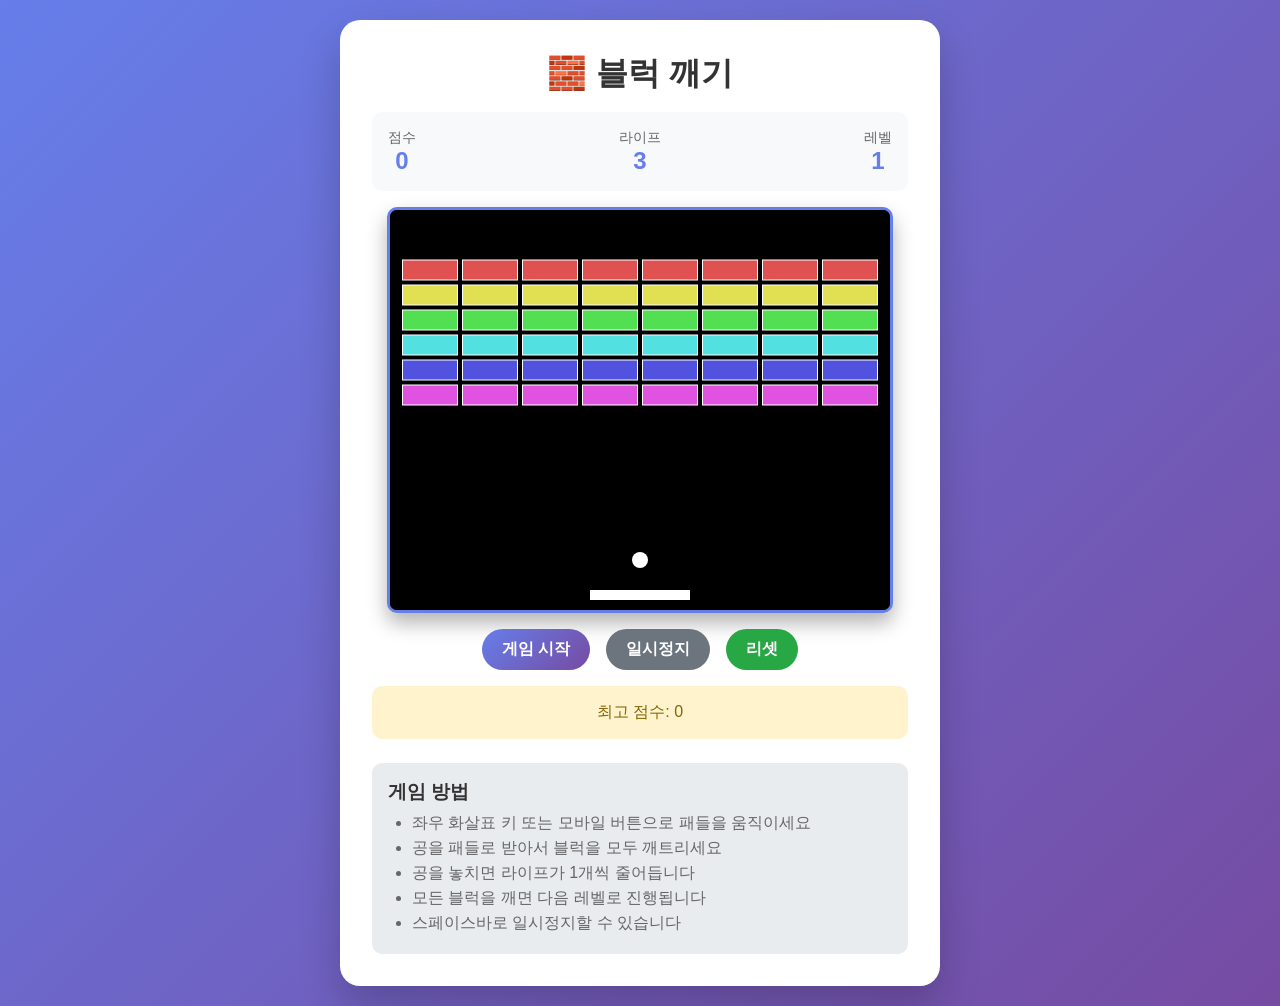
<file: blockbreaker.html>
<!DOCTYPE html>
<html lang="ko">
<head>
    <meta charset="UTF-8">
    <meta name="viewport" content="width=device-width, initial-scale=1.0">
    <title>블럭 깨기 게임</title>
    <link rel="stylesheet" href="blockbreaker.css">
</head>
<body>
    <div class="game-container">
        <h1 class="title">🧱 블럭 깨기</h1>
        
        <div class="game-info">
            <div class="info-item">
                <div class="info-label">점수</div>
                <div class="info-value" id="score">0</div>
            </div>
            <div class="info-item">
                <div class="info-label">라이프</div>
                <div class="info-value" id="lives">3</div>
            </div>
            <div class="info-item">
                <div class="info-label">레벨</div>
                <div class="info-value" id="level">1</div>
            </div>
        </div>

        <canvas id="gameCanvas" width="500" height="400"></canvas>

        <div class="controls">
            <button class="btn btn-primary" id="startBtn">게임 시작</button>
            <button class="btn btn-secondary" id="pauseBtn">일시정지</button>
            <button class="btn btn-success" id="resetBtn">리셋</button>
        </div>

        <div class="mobile-controls">
            <button class="mobile-btn" id="leftBtn">◀</button>
            <button class="mobile-btn" id="rightBtn">▶</button>
        </div>

        <div class="high-score" id="highScore">
            최고 점수: <span id="highScoreValue">0</span>
        </div>

        <div class="instructions">
            <h3>게임 방법</h3>
            <ul>
                <li>좌우 화살표 키 또는 모바일 버튼으로 패들을 움직이세요</li>
                <li>공을 패들로 받아서 블럭을 모두 깨트리세요</li>
                <li>공을 놓치면 라이프가 1개씩 줄어듭니다</li>
                <li>모든 블럭을 깨면 다음 레벨로 진행됩니다</li>
                <li>스페이스바로 일시정지할 수 있습니다</li>
            </ul>
        </div>

        <div class="game-over-screen" id="gameOverScreen">
            <h2 id="gameOverTitle">게임 오버</h2>
            <p id="gameOverMessage">최종 점수: <span id="finalScore">0</span></p>
            <button class="btn btn-primary" id="restartBtn">다시 시작</button>
        </div>
    </div>

    <script>
        class BlockBreaker {
            constructor() {
                this.canvas = document.getElementById('gameCanvas');
                this.ctx = this.canvas.getContext('2d');
                
                // 게임 상태
                this.gameRunning = false;
                this.gamePaused = false;
                
                // 점수 및 게임 정보
                this.score = 0;
                this.lives = 3;
                this.level = 1;
                this.highScore = localStorage.getItem('blockBreakerHighScore') || 0;
                
                // 게임 객체들
                this.paddle = {
                    x: this.canvas.width / 2 - 50,
                    y: this.canvas.height - 20,
                    width: 100,
                    height: 10,
                    speed: 8
                };
                
                this.ball = {
                    x: this.canvas.width / 2,
                    y: this.canvas.height - 50,
                    dx: 4,
                    dy: -4,
                    radius: 8,
                    speed: 4
                };
                
                this.blocks = [];
                this.particles = [];
                
                this.init();
            }

            init() {
                this.updateDisplay();
                this.createBlocks();
                this.setupEventListeners();
                this.draw();
            }

            setupEventListeners() {
                // 키보드 컨트롤
                this.keys = {};
                document.addEventListener('keydown', (e) => {
                    this.keys[e.key] = true;
                    if (e.key === ' ') {
                        e.preventDefault();
                        this.togglePause();
                    }
                });
                
                document.addEventListener('keyup', (e) => {
                    this.keys[e.key] = false;
                });

                // 버튼 이벤트
                document.getElementById('startBtn').addEventListener('click', () => this.startGame());
                document.getElementById('pauseBtn').addEventListener('click', () => this.togglePause());
                document.getElementById('resetBtn').addEventListener('click', () => this.resetGame());
                document.getElementById('restartBtn').addEventListener('click', () => this.resetGame());

                // 모바일 컨트롤
                document.getElementById('leftBtn').addEventListener('touchstart', (e) => {
                    e.preventDefault();
                    this.keys['ArrowLeft'] = true;
                });
                
                document.getElementById('leftBtn').addEventListener('touchend', (e) => {
                    e.preventDefault();
                    this.keys['ArrowLeft'] = false;
                });
                
                document.getElementById('rightBtn').addEventListener('touchstart', (e) => {
                    e.preventDefault();
                    this.keys['ArrowRight'] = true;
                });
                
                document.getElementById('rightBtn').addEventListener('touchend', (e) => {
                    e.preventDefault();
                    this.keys['ArrowRight'] = false;
                });
            }

            createBlocks() {
                this.blocks = [];
                const rows = 5 + this.level;
                const cols = 8;
                const blockWidth = 55;
                const blockHeight = 20;
                const padding = 5;
                const offsetX = (this.canvas.width - (cols * (blockWidth + padding) - padding)) / 2;
                const offsetY = 50;

                for (let row = 0; row < rows; row++) {
                    for (let col = 0; col < cols; col++) {
                        this.blocks.push({
                            x: offsetX + col * (blockWidth + padding),
                            y: offsetY + row * (blockHeight + padding),
                            width: blockWidth,
                            height: blockHeight,
                            color: `hsl(${(row * 60) % 360}, 70%, 60%)`,
                            points: (rows - row) * 10
                        });
                    }
                }
            }

            startGame() {
                this.gameRunning = true;
                this.gamePaused = false;
                this.gameLoop();
            }

            togglePause() {
                if (this.gameRunning) {
                    this.gamePaused = !this.gamePaused;
                    if (!this.gamePaused) {
                        this.gameLoop();
                    }
                }
            }

            resetGame() {
                this.gameRunning = false;
                this.gamePaused = false;
                this.score = 0;
                this.lives = 3;
                this.level = 1;
                
                // 패들과 공 초기화
                this.paddle.x = this.canvas.width / 2 - 50;
                this.ball.x = this.canvas.width / 2;
                this.ball.y = this.canvas.height - 50;
                this.ball.dx = 4;
                this.ball.dy = -4;
                this.ball.speed = 4;
                
                this.particles = [];
                this.createBlocks();
                this.updateDisplay();
                this.hideGameOver();
                this.draw();
            }

            gameLoop() {
                if (!this.gameRunning || this.gamePaused) return;
                
                this.update();
                this.draw();
                requestAnimationFrame(() => this.gameLoop());
            }

            update() {
                // 패들 움직임
                if (this.keys['ArrowLeft'] && this.paddle.x > 0) {
                    this.paddle.x -= this.paddle.speed;
                }
                if (this.keys['ArrowRight'] && this.paddle.x < this.canvas.width - this.paddle.width) {
                    this.paddle.x += this.paddle.speed;
                }

                // 공 움직임
                this.ball.x += this.ball.dx;
                this.ball.y += this.ball.dy;

                // 벽과 충돌
                if (this.ball.x + this.ball.radius > this.canvas.width || this.ball.x - this.ball.radius < 0) {
                    this.ball.dx = -this.ball.dx;
                }
                if (this.ball.y - this.ball.radius < 0) {
                    this.ball.dy = -this.ball.dy;
                }

                // 바닥과 충돌 (라이프 감소)
                if (this.ball.y + this.ball.radius > this.canvas.height) {
                    this.lives--;
                    if (this.lives <= 0) {
                        this.gameOver();
                        return;
                    }
                    this.resetBall();
                }

                // 패들과 충돌
                if (this.ball.y + this.ball.radius > this.paddle.y &&
                    this.ball.x > this.paddle.x &&
                    this.ball.x < this.paddle.x + this.paddle.width) {
                    
                    // 패들의 어느 부분에 맞았는지에 따라 각도 조정
                    const hitPosition = (this.ball.x - this.paddle.x) / this.paddle.width;
                    const maxAngle = Math.PI / 3; // 60도
                    const angle = (hitPosition - 0.5) * maxAngle;
                    
                    this.ball.dx = this.ball.speed * Math.sin(angle);
                    this.ball.dy = -Math.abs(this.ball.speed * Math.cos(angle));
                }

                // 블럭과 충돌
                for (let i = this.blocks.length - 1; i >= 0; i--) {
                    const block = this.blocks[i];
                    if (this.ball.x + this.ball.radius > block.x &&
                        this.ball.x - this.ball.radius < block.x + block.width &&
                        this.ball.y + this.ball.radius > block.y &&
                        this.ball.y - this.ball.radius < block.y + block.height) {
                        
                        this.ball.dy = -this.ball.dy;
                        this.score += block.points;
                        
                        // 파티클 효과
                        this.createParticles(block.x + block.width/2, block.y + block.height/2, block.color);
                        
                        this.blocks.splice(i, 1);
                        break;
                    }
                }

                // 파티클 업데이트
                this.particles = this.particles.filter(particle => {
                    particle.x += particle.dx;
                    particle.y += particle.dy;
                    particle.life--;
                    return particle.life > 0;
                });

                // 레벨 클리어 체크
                if (this.blocks.length === 0) {
                    this.level++;
                    this.ball.speed += 0.5;
                    this.createBlocks();
                    this.resetBall();
                }

                this.updateDisplay();
            }

            createParticles(x, y, color) {
                for (let i = 0; i < 8; i++) {
                    this.particles.push({
                        x: x,
                        y: y,
                        dx: (Math.random() - 0.5) * 8,
                        dy: (Math.random() - 0.5) * 8,
                        color: color,
                        life: 30
                    });
                }
            }

            resetBall() {
                this.ball.x = this.canvas.width / 2;
                this.ball.y = this.canvas.height - 50;
                this.ball.dx = (Math.random() > 0.5 ? 1 : -1) * this.ball.speed;
                this.ball.dy = -this.ball.speed;
            }

            draw() {
                // 배경 클리어
                this.ctx.fillStyle = '#000';
                this.ctx.fillRect(0, 0, this.canvas.width, this.canvas.height);

                // 패들 그리기
                this.ctx.fillStyle = '#fff';
                this.ctx.fillRect(this.paddle.x, this.paddle.y, this.paddle.width, this.paddle.height);

                // 공 그리기
                this.ctx.beginPath();
                this.ctx.arc(this.ball.x, this.ball.y, this.ball.radius, 0, Math.PI * 2);
                this.ctx.fillStyle = '#fff';
                this.ctx.fill();

                // 블럭 그리기
                this.blocks.forEach(block => {
                    this.ctx.fillStyle = block.color;
                    this.ctx.fillRect(block.x, block.y, block.width, block.height);
                    
                    // 블럭 테두리
                    this.ctx.strokeStyle = '#fff';
                    this.ctx.lineWidth = 1;
                    this.ctx.strokeRect(block.x, block.y, block.width, block.height);
                });

                // 파티클 그리기
                this.particles.forEach(particle => {
                    this.ctx.fillStyle = particle.color;
                    this.ctx.globalAlpha = particle.life / 30;
                    this.ctx.fillRect(particle.x, particle.y, 3, 3);
                });
                this.ctx.globalAlpha = 1;

                // 일시정지 표시
                if (this.gamePaused) {
                    this.ctx.fillStyle = 'rgba(0, 0, 0, 0.7)';
                    this.ctx.fillRect(0, 0, this.canvas.width, this.canvas.height);
                    this.ctx.fillStyle = '#fff';
                    this.ctx.font = '48px Arial';
                    this.ctx.textAlign = 'center';
                    this.ctx.fillText('일시정지', this.canvas.width/2, this.canvas.height/2);
                }
            }

            updateDisplay() {
                document.getElementById('score').textContent = this.score;
                document.getElementById('lives').textContent = this.lives;
                document.getElementById('level').textContent = this.level;
                document.getElementById('highScoreValue').textContent = this.highScore;
            }

            gameOver() {
                this.gameRunning = false;
                
                // 최고 점수 업데이트
                if (this.score > this.highScore) {
                    this.highScore = this.score;
                    localStorage.setItem('blockBreakerHighScore', this.highScore);
                    document.getElementById('gameOverTitle').textContent = '새 기록!';
                } else {
                    document.getElementById('gameOverTitle').textContent = '게임 오버';
                }
                
                document.getElementById('finalScore').textContent = this.score;
                document.getElementById('gameOverScreen').style.display = 'block';
            }

            hideGameOver() {
                document.getElementById('gameOverScreen').style.display = 'none';
            }
        }

        // 게임 시작
        new BlockBreaker();
    </script>
</body>
</html>
</file>
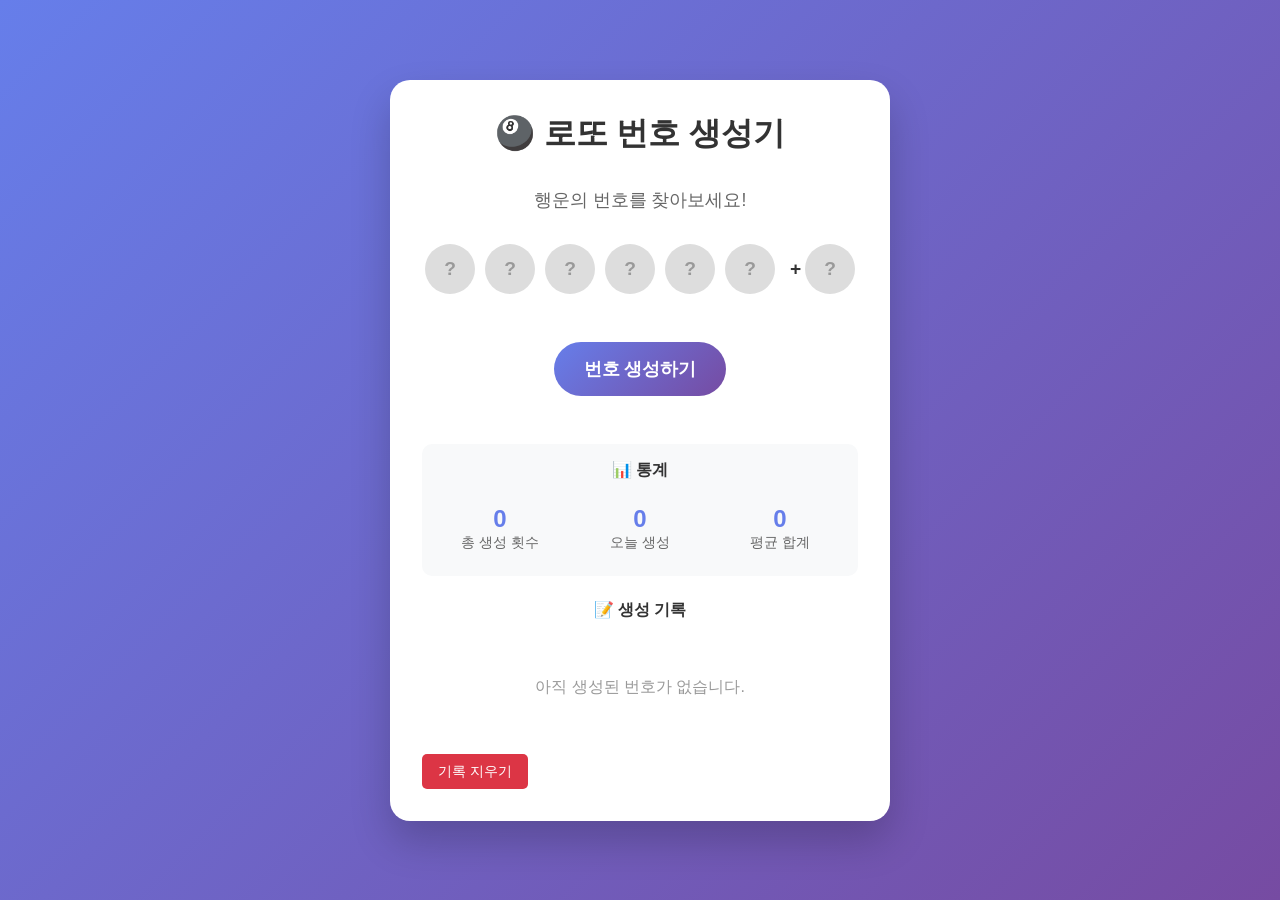
<file: lotto.html>
<!DOCTYPE html>
<html lang="ko">
<head>
    <meta charset="UTF-8">
    <meta name="viewport" content="width=device-width, initial-scale=1.0">
    <title>로또 번호 생성기</title>
    <link rel="stylesheet" href="lotto.css">
</head>
<body>
    <div class="container">
        <h1 class="title">🎱 로또 번호 생성기</h1>
        <p class="subtitle">행운의 번호를 찾아보세요!</p>
        
        <div class="lotto-numbers" id="lottoNumbers">
            <div class="number-ball" style="background: #ddd; color: #999;">?</div>
            <div class="number-ball" style="background: #ddd; color: #999;">?</div>
            <div class="number-ball" style="background: #ddd; color: #999;">?</div>
            <div class="number-ball" style="background: #ddd; color: #999;">?</div>
            <div class="number-ball" style="background: #ddd; color: #999;">?</div>
            <div class="number-ball" style="background: #ddd; color: #999;">?</div>
            <div class="number-ball bonus-number" style="background: #ddd; color: #999;">?</div>
        </div>

        <button class="generate-btn" id="generateBtn">번호 생성하기</button>

        <div class="statistics">
            <div class="stats-title">📊 통계</div>
            <div class="stats-grid">
                <div class="stat-item">
                    <span class="stat-number" id="totalGenerated">0</span>
                    <span class="stat-label">총 생성 횟수</span>
                </div>
                <div class="stat-item">
                    <span class="stat-number" id="todayGenerated">0</span>
                    <span class="stat-label">오늘 생성</span>
                </div>
                <div class="stat-item">
                    <span class="stat-number" id="avgSum">0</span>
                    <span class="stat-label">평균 합계</span>
                </div>
            </div>
        </div>

        <div class="history">
            <div class="history-title">📝 생성 기록</div>
            <div class="history-list" id="historyList">
                <div style="text-align: center; color: #999; padding: 2rem;">
                    아직 생성된 번호가 없습니다.
                </div>
            </div>
            <button class="clear-btn" id="clearBtn">기록 지우기</button>
        </div>
    </div>

    <script>
        class LottoGenerator {
            constructor() {
                this.history = JSON.parse(localStorage.getItem('lottoHistory') || '[]');
                this.stats = JSON.parse(localStorage.getItem('lottoStats') || '{"total": 0, "today": 0, "sums": []}');
                this.init();
            }

            init() {
                this.updateStats();
                this.updateHistory();
                
                document.getElementById('generateBtn').addEventListener('click', () => {
                    this.generateNumbers();
                });
                
                document.getElementById('clearBtn').addEventListener('click', () => {
                    this.clearHistory();
                });
            }

            generateNumbers() {
                const numbers = [];
                
                // 1-45 사이의 중복되지 않는 6개 번호 생성
                while (numbers.length < 6) {
                    const num = Math.floor(Math.random() * 45) + 1;
                    if (!numbers.includes(num)) {
                        numbers.push(num);
                    }
                }
                
                // 번호 정렬
                numbers.sort((a, b) => a - b);
                
                // 보너스 번호 생성
                let bonusNumber;
                do {
                    bonusNumber = Math.floor(Math.random() * 45) + 1;
                } while (numbers.includes(bonusNumber));

                this.displayNumbers([...numbers, bonusNumber]);
                this.saveToHistory(numbers, bonusNumber);
                this.updateStats();
            }

            displayNumbers(allNumbers) {
                const container = document.getElementById('lottoNumbers');
                container.innerHTML = '';

                allNumbers.forEach((num, index) => {
                    setTimeout(() => {
                        const ball = document.createElement('div');
                        ball.className = 'number-ball';
                        ball.textContent = num;
                        
                        if (index === 6) {
                            ball.classList.add('bonus-number');
                        }
                        
                        // 번호 범위에 따른 색상 지정
                        if (num <= 10) ball.classList.add('range1');
                        else if (num <= 20) ball.classList.add('range2');
                        else if (num <= 30) ball.classList.add('range3');
                        else if (num <= 40) ball.classList.add('range4');
                        else ball.classList.add('range5');
                        
                        container.appendChild(ball);
                    }, index * 200);
                });
            }

            saveToHistory(numbers, bonus) {
                const entry = {
                    numbers: numbers,
                    bonus: bonus,
                    timestamp: new Date().toLocaleString('ko-KR'),
                    sum: numbers.reduce((a, b) => a + b, 0)
                };
                
                this.history.unshift(entry);
                
                // 최대 50개 기록만 유지
                if (this.history.length > 50) {
                    this.history = this.history.slice(0, 50);
                }
                
                localStorage.setItem('lottoHistory', JSON.stringify(this.history));
                this.updateHistory();
                
                // 통계 업데이트
                this.stats.total++;
                this.stats.sums.push(entry.sum);
                
                // 오늘 생성 횟수 체크
                const today = new Date().toDateString();
                const lastDate = localStorage.getItem('lastGenerateDate');
                if (lastDate !== today) {
                    this.stats.today = 1;
                    localStorage.setItem('lastGenerateDate', today);
                } else {
                    this.stats.today++;
                }
                
                localStorage.setItem('lottoStats', JSON.stringify(this.stats));
            }

            updateHistory() {
                const container = document.getElementById('historyList');
                
                if (this.history.length === 0) {
                    container.innerHTML = '<div style="text-align: center; color: #999; padding: 2rem;">아직 생성된 번호가 없습니다.</div>';
                    return;
                }
                
                container.innerHTML = this.history.map(entry => `
                    <div class="history-item">
                        <span class="history-numbers">${entry.numbers.join(', ')} + ${entry.bonus}</span>
                        <span class="history-time">${entry.timestamp}</span>
                    </div>
                `).join('');
            }

            updateStats() {
                document.getElementById('totalGenerated').textContent = this.stats.total;
                
                // 오늘 생성 횟수 체크
                const today = new Date().toDateString();
                const lastDate = localStorage.getItem('lastGenerateDate');
                if (lastDate !== today) {
                    this.stats.today = 0;
                }
                
                document.getElementById('todayGenerated').textContent = this.stats.today;
                
                // 평균 합계 계산
                const avgSum = this.stats.sums.length > 0 
                    ? Math.round(this.stats.sums.reduce((a, b) => a + b, 0) / this.stats.sums.length)
                    : 0;
                document.getElementById('avgSum').textContent = avgSum;
            }

            clearHistory() {
                if (confirm('모든 기록을 삭제하시겠습니까?')) {
                    this.history = [];
                    this.stats = {total: 0, today: 0, sums: []};
                    localStorage.removeItem('lottoHistory');
                    localStorage.removeItem('lottoStats');
                    localStorage.removeItem('lastGenerateDate');
                    this.updateHistory();
                    this.updateStats();
                }
            }
        }

        // 앱 시작
        new LottoGenerator();
    </script>
</body>
</html>
</file>
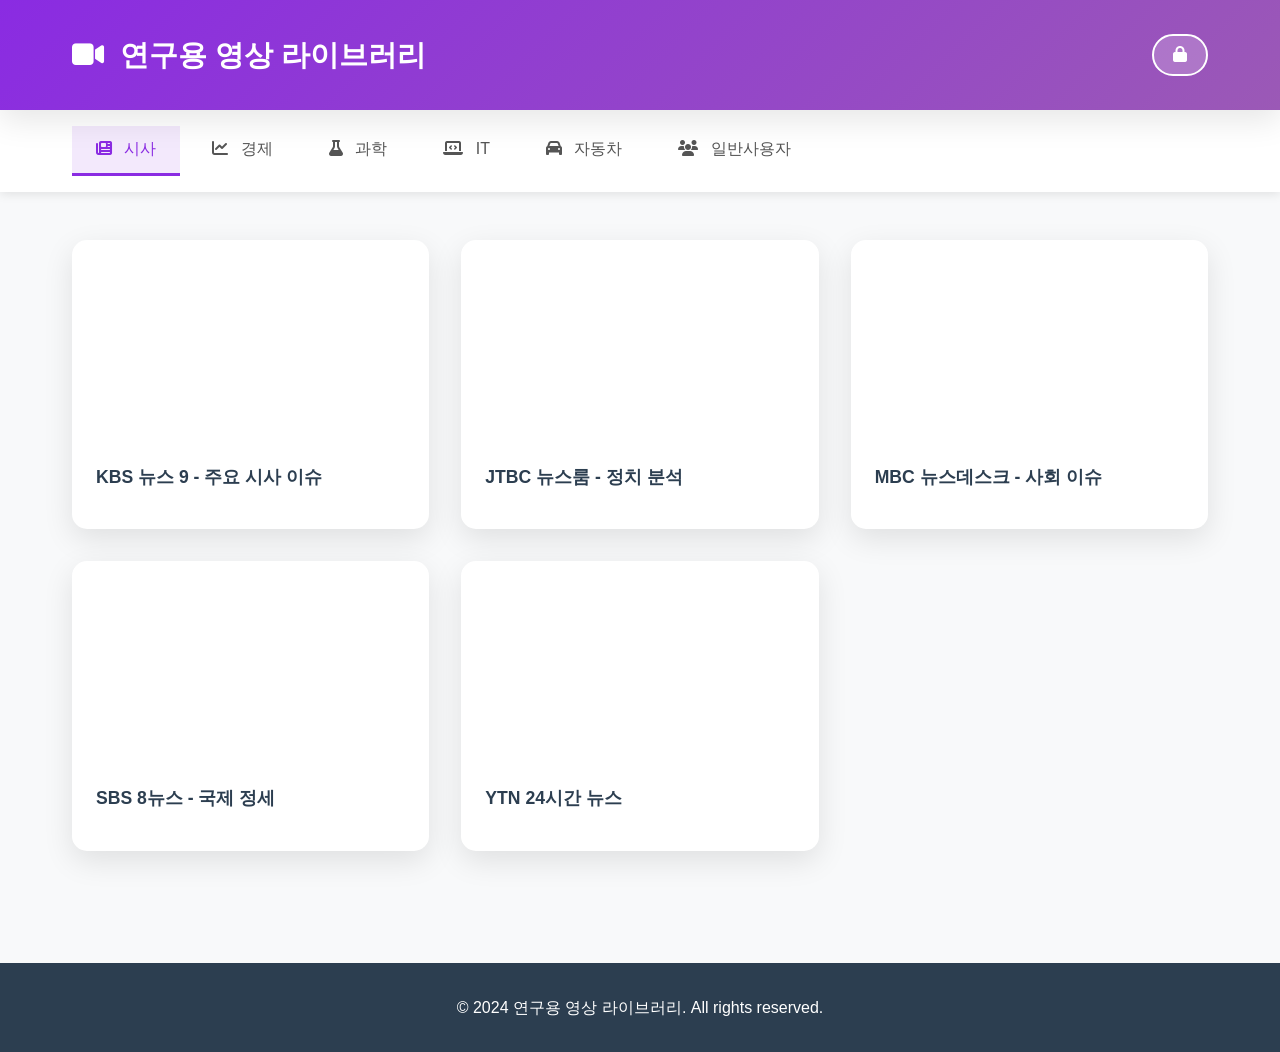
<file: videos.html>
<!DOCTYPE html>
<html lang="ko">
<head>
    <meta charset="UTF-8">
    <meta name="viewport" content="width=device-width, initial-scale=1.0">
    <title>연구용 영상 라이브러리</title>
    <link rel="stylesheet" href="videos.css">
    <link rel="stylesheet" href="https://cdnjs.cloudflare.com/ajax/libs/font-awesome/6.4.0/css/all.min.css">
</head>
<body>
    <!-- 헤더 -->
    <header class="header">
        <div class="container">
            <h1><i class="fas fa-video"></i> 연구용 영상 라이브러리</h1>
            <button id="admin-toggle" class="admin-btn">
                <i class="fas fa-lock"></i>
            </button>
        </div>
    </header>

    <!-- 탭 네비게이션 -->
    <nav class="tabs-nav">
        <div class="container">
            <div class="tabs">
                <button class="tab-btn active" data-category="current-affairs">
                    <i class="fas fa-newspaper"></i> 시사
                </button>
                <button class="tab-btn" data-category="economy">
                    <i class="fas fa-chart-line"></i> 경제
                </button>
                <button class="tab-btn" data-category="science">
                    <i class="fas fa-flask"></i> 과학
                </button>
                <button class="tab-btn" data-category="it">
                    <i class="fas fa-laptop-code"></i> IT
                </button>
                <button class="tab-btn" data-category="auto">
                    <i class="fas fa-car"></i> 자동차
                </button>
                <button class="tab-btn" data-category="general">
                    <i class="fas fa-users"></i> 일반사용자
                </button>
            </div>
        </div>
    </nav>

    <!-- 관리자 패널 -->
    <div id="admin-panel" class="admin-panel">
        <div class="container">
            <h3><i class="fas fa-plus-circle"></i> 영상 추가</h3>
            <form id="add-video-form" class="add-video-form">
                <input type="text" id="video-title" placeholder="영상 제목" required>
                <input type="url" id="video-url" placeholder="유튜브 URL (https://www.youtube.com/watch?v=...)" required>
                <button type="submit" class="btn-add">
                    <i class="fas fa-plus"></i> 추가
                </button>
            </form>
        </div>
    </div>

    <!-- 비디오 컨텐츠 -->
    <main class="main-content">
        <div class="container">
            <!-- 각 카테고리별 컨텐츠 -->
            <div id="current-affairs" class="category-content active">
                <div class="video-grid" id="grid-current-affairs"></div>
            </div>
            <div id="economy" class="category-content">
                <div class="video-grid" id="grid-economy"></div>
            </div>
            <div id="science" class="category-content">
                <div class="video-grid" id="grid-science"></div>
            </div>
            <div id="it" class="category-content">
                <div class="video-grid" id="grid-it"></div>
            </div>
            <div id="auto" class="category-content">
                <div class="video-grid" id="grid-auto"></div>
            </div>
            <div id="general" class="category-content">
                <div class="video-grid" id="grid-general"></div>
            </div>
        </div>
    </main>

    <!-- Footer -->
    <footer class="footer">
        <div class="container">
            <p>&copy; 2024 연구용 영상 라이브러리. All rights reserved.</p>
        </div>
    </footer>

    <script src="videos.js"></script>
</body>
</html>
</file>
<file: blockbreaker.css>
* {
    margin: 0;
    padding: 0;
    box-sizing: border-box;
}

body {
    background: linear-gradient(135deg, #667eea 0%, #764ba2 100%);
    font-family: 'Arial', sans-serif;
    display: flex;
    justify-content: center;
    align-items: center;
    min-height: 100vh;
    padding: 20px;
}

.game-container {
    background: white;
    border-radius: 20px;
    padding: 2rem;
    box-shadow: 0 20px 40px rgba(0, 0, 0, 0.2);
    text-align: center;
    max-width: 600px;
    width: 100%;
}

.title {
    font-size: 2rem;
    color: #333;
    margin-bottom: 1rem;
    font-weight: bold;
}

.game-info {
    display: flex;
    justify-content: space-between;
    margin-bottom: 1rem;
    padding: 1rem;
    background: #f8f9fa;
    border-radius: 10px;
}

.info-item {
    text-align: center;
}

.info-label {
    font-size: 0.9rem;
    color: #666;
}

.info-value {
    font-size: 1.5rem;
    font-weight: bold;
    color: #667eea;
}

#gameCanvas {
    border: 3px solid #667eea;
    border-radius: 10px;
    background: #000;
    display: block;
    margin: 0 auto;
    box-shadow: 0 10px 20px rgba(0, 0, 0, 0.3);
}

.controls {
    margin-top: 1rem;
    display: flex;
    gap: 1rem;
    justify-content: center;
    flex-wrap: wrap;
}

.btn {
    padding: 10px 20px;
    border: none;
    border-radius: 25px;
    font-size: 1rem;
    cursor: pointer;
    transition: all 0.3s ease;
    font-weight: bold;
}

.btn-primary {
    background: linear-gradient(135deg, #667eea, #764ba2);
    color: white;
}

.btn-secondary {
    background: #6c757d;
    color: white;
}

.btn-success {
    background: #28a745;
    color: white;
}

.btn:hover {
    transform: translateY(-2px);
    box-shadow: 0 5px 15px rgba(0, 0, 0, 0.2);
}

.instructions {
    margin-top: 1.5rem;
    padding: 1rem;
    background: #e9ecef;
    border-radius: 10px;
    text-align: left;
}

.instructions h3 {
    color: #333;
    margin-bottom: 0.5rem;
}

.instructions ul {
    color: #666;
    padding-left: 1.5rem;
}

.instructions li {
    margin-bottom: 0.25rem;
}

.game-over-screen {
    position: absolute;
    top: 50%;
    left: 50%;
    transform: translate(-50%, -50%);
    background: rgba(0, 0, 0, 0.9);
    color: white;
    padding: 2rem;
    border-radius: 15px;
    text-align: center;
    display: none;
}

.game-over-screen h2 {
    font-size: 2rem;
    margin-bottom: 1rem;
}

.game-over-screen p {
    font-size: 1.2rem;
    margin-bottom: 1.5rem;
}

.high-score {
    margin-top: 1rem;
    padding: 1rem;
    background: #fff3cd;
    border-radius: 10px;
    color: #856404;
}

.mobile-controls {
    display: none;
    margin-top: 1rem;
    gap: 1rem;
    justify-content: center;
}

.mobile-btn {
    padding: 15px 25px;
    border: none;
    border-radius: 10px;
    background: #667eea;
    color: white;
    font-size: 1.2rem;
    cursor: pointer;
    user-select: none;
    touch-action: manipulation;
}

@media (max-width: 768px) {
    .game-container {
        padding: 1rem;
    }

    .title {
        font-size: 1.5rem;
    }

    #gameCanvas {
        width: 100%;
        max-width: 400px;
        height: 300px;
    }

    .mobile-controls {
        display: flex;
    }

    .instructions {
        font-size: 0.9rem;
    }
}
</file>
<file: lotto.css>
* {
    margin: 0;
    padding: 0;
    box-sizing: border-box;
}

body {
    font-family: 'Arial', sans-serif;
    background: linear-gradient(135deg, #667eea 0%, #764ba2 100%);
    min-height: 100vh;
    display: flex;
    justify-content: center;
    align-items: center;
    padding: 20px;
}

.container {
    background: white;
    border-radius: 20px;
    padding: 2rem;
    box-shadow: 0 20px 40px rgba(0, 0, 0, 0.2);
    max-width: 500px;
    width: 100%;
    text-align: center;
}

.title {
    font-size: 2rem;
    color: #333;
    margin-bottom: 2rem;
    font-weight: bold;
}

.subtitle {
    color: #666;
    margin-bottom: 2rem;
    font-size: 1.1rem;
}

.lotto-numbers {
    display: flex;
    justify-content: center;
    gap: 10px;
    margin: 2rem 0;
    flex-wrap: wrap;
}

.number-ball {
    width: 50px;
    height: 50px;
    border-radius: 50%;
    display: flex;
    justify-content: center;
    align-items: center;
    font-size: 1.2rem;
    font-weight: bold;
    color: white;
    animation: bounce 0.6s ease;
}

.number-ball.range1 { background: linear-gradient(135deg, #ff9a9e, #fecfef); }
.number-ball.range2 { background: linear-gradient(135deg, #a8edea, #fed6e3); }
.number-ball.range3 { background: linear-gradient(135deg, #ffecd2, #fcb69f); }
.number-ball.range4 { background: linear-gradient(135deg, #667eea, #764ba2); }
.number-ball.range5 { background: linear-gradient(135deg, #f093fb, #f5576c); }

@keyframes bounce {
    0% { transform: scale(0); opacity: 0; }
    50% { transform: scale(1.2); }
    100% { transform: scale(1); opacity: 1; }
}

.generate-btn {
    background: linear-gradient(135deg, #667eea, #764ba2);
    color: white;
    border: none;
    padding: 15px 30px;
    font-size: 1.1rem;
    border-radius: 50px;
    cursor: pointer;
    transition: all 0.3s ease;
    margin: 1rem 0;
    font-weight: bold;
}

.generate-btn:hover {
    transform: translateY(-2px);
    box-shadow: 0 10px 20px rgba(102, 126, 234, 0.3);
}

.generate-btn:active {
    transform: translateY(0);
}

.statistics {
    margin-top: 2rem;
    padding: 1rem;
    background: #f8f9fa;
    border-radius: 10px;
}

.stats-title {
    font-weight: bold;
    margin-bottom: 1rem;
    color: #333;
}

.stats-grid {
    display: grid;
    grid-template-columns: repeat(auto-fit, minmax(120px, 1fr));
    gap: 1rem;
    margin-top: 1rem;
}

.stat-item {
    text-align: center;
    padding: 0.5rem;
}

.stat-number {
    display: block;
    font-size: 1.5rem;
    font-weight: bold;
    color: #667eea;
}

.stat-label {
    font-size: 0.9rem;
    color: #666;
}

.history {
    margin-top: 1.5rem;
    text-align: left;
}

.history-title {
    font-weight: bold;
    margin-bottom: 1rem;
    color: #333;
    text-align: center;
}

.history-list {
    max-height: 200px;
    overflow-y: auto;
    padding: 0.5rem;
}

.history-item {
    background: #f1f3f4;
    padding: 0.5rem;
    margin: 0.5rem 0;
    border-radius: 8px;
    font-size: 0.9rem;
    display: flex;
    justify-content: space-between;
    align-items: center;
}

.history-numbers {
    font-weight: bold;
    color: #333;
}

.history-time {
    color: #666;
    font-size: 0.8rem;
}

.clear-btn {
    background: #dc3545;
    color: white;
    border: none;
    padding: 8px 16px;
    border-radius: 5px;
    cursor: pointer;
    font-size: 0.9rem;
    margin-top: 1rem;
}

.clear-btn:hover {
    background: #c82333;
}

.bonus-number {
    margin-left: 20px;
    position: relative;
}

.bonus-number::before {
    content: '+';
    position: absolute;
    left: -15px;
    top: 50%;
    transform: translateY(-50%);
    font-size: 1.2rem;
    color: #333;
}

@media (max-width: 480px) {
    .container {
        padding: 1.5rem;
    }

    .title {
        font-size: 1.5rem;
    }

    .lotto-numbers {
        gap: 8px;
    }

    .number-ball {
        width: 40px;
        height: 40px;
        font-size: 1rem;
    }

    .stats-grid {
        grid-template-columns: repeat(2, 1fr);
    }
}
</file>
<file: videos.css>
/* 기본 스타일 */
:root {
    --primary-color: #8a2be2;
    --secondary-color: #9b59b6;
    --accent-color: #e91e63;
    --dark-color: #2c3e50;
    --light-color: #f8f9fa;
    --text-color: #555;
    --gradient: linear-gradient(135deg, var(--primary-color), var(--secondary-color));
    --shadow: 0 10px 30px rgba(0, 0, 0, 0.1);
    --shadow-hover: 0 15px 40px rgba(0, 0, 0, 0.2);
}

* {
    margin: 0;
    padding: 0;
    box-sizing: border-box;
}

body {
    font-family: 'Segoe UI', Tahoma, Geneva, Verdana, sans-serif;
    background: var(--light-color);
    color: var(--text-color);
    line-height: 1.6;
}

.container {
    max-width: 1200px;
    margin: 0 auto;
    padding: 0 2rem;
}

/* 헤더 */
.header {
    background: var(--gradient);
    color: white;
    padding: 2rem 0;
    box-shadow: var(--shadow);
    position: sticky;
    top: 0;
    z-index: 100;
}

.header .container {
    display: flex;
    justify-content: space-between;
    align-items: center;
}

.header h1 {
    font-size: 1.8rem;
    font-weight: 600;
}

.header h1 i {
    margin-right: 0.5rem;
}

.admin-btn {
    background: rgba(255, 255, 255, 0.2);
    border: 2px solid white;
    color: white;
    padding: 0.6rem 1.2rem;
    border-radius: 25px;
    cursor: pointer;
    font-size: 1rem;
    transition: all 0.3s ease;
}

.admin-btn:hover {
    background: white;
    color: var(--primary-color);
    transform: scale(1.05);
}

.admin-btn.active {
    background: white;
    color: var(--primary-color);
}

/* 탭 네비게이션 */
.tabs-nav {
    background: white;
    box-shadow: 0 2px 10px rgba(0, 0, 0, 0.1);
    position: sticky;
    top: 76px;
    z-index: 99;
}

.tabs {
    display: flex;
    overflow-x: auto;
    gap: 0.5rem;
    padding: 1rem 0;
}

.tabs::-webkit-scrollbar {
    height: 4px;
}

.tabs::-webkit-scrollbar-thumb {
    background: var(--primary-color);
    border-radius: 4px;
}

.tab-btn {
    background: transparent;
    border: none;
    padding: 0.8rem 1.5rem;
    font-size: 1rem;
    cursor: pointer;
    color: var(--text-color);
    border-bottom: 3px solid transparent;
    transition: all 0.3s ease;
    white-space: nowrap;
    font-weight: 500;
}

.tab-btn:hover {
    color: var(--primary-color);
    background: rgba(138, 43, 226, 0.05);
}

.tab-btn.active {
    color: var(--primary-color);
    border-bottom-color: var(--primary-color);
    background: rgba(138, 43, 226, 0.1);
}

.tab-btn i {
    margin-right: 0.5rem;
}

/* 관리자 패널 */
.admin-panel {
    background: linear-gradient(135deg, #667eea 0%, #764ba2 100%);
    padding: 2rem 0;
    display: none;
    box-shadow: 0 5px 15px rgba(0, 0, 0, 0.2);
}

.admin-panel.active {
    display: block;
}

.admin-panel h3 {
    color: white;
    margin-bottom: 1rem;
    font-size: 1.3rem;
}

.add-video-form {
    display: flex;
    gap: 1rem;
    flex-wrap: wrap;
}

.add-video-form input {
    flex: 1;
    min-width: 200px;
    padding: 0.8rem 1rem;
    border: none;
    border-radius: 8px;
    font-size: 1rem;
}

.add-video-form input:focus {
    outline: 3px solid rgba(255, 255, 255, 0.5);
}

.btn-add {
    background: white;
    color: var(--primary-color);
    border: none;
    padding: 0.8rem 2rem;
    border-radius: 8px;
    font-size: 1rem;
    font-weight: 600;
    cursor: pointer;
    transition: all 0.3s ease;
}

.btn-add:hover {
    transform: translateY(-2px);
    box-shadow: 0 5px 15px rgba(0, 0, 0, 0.3);
}

/* 메인 컨텐츠 */
.main-content {
    padding: 3rem 0;
    min-height: 60vh;
}

.category-content {
    display: none;
}

.category-content.active {
    display: block;
}

.video-grid {
    display: grid;
    grid-template-columns: repeat(auto-fill, minmax(350px, 1fr));
    gap: 2rem;
}

.video-card {
    background: white;
    border-radius: 15px;
    overflow: hidden;
    box-shadow: var(--shadow);
    transition: all 0.3s ease;
    position: relative;
}

.video-card:hover {
    transform: translateY(-5px);
    box-shadow: var(--shadow-hover);
}

.video-embed {
    position: relative;
    padding-bottom: 56.25%; /* 16:9 비율 */
    height: 0;
    overflow: hidden;
}

.video-embed iframe {
    position: absolute;
    top: 0;
    left: 0;
    width: 100%;
    height: 100%;
    border: none;
}

.video-info {
    padding: 1.5rem;
}

.video-title {
    font-size: 1.1rem;
    font-weight: 600;
    color: var(--dark-color);
    margin-bottom: 0.5rem;
    line-height: 1.4;
}

.video-actions {
    display: flex;
    gap: 0.5rem;
    margin-top: 1rem;
}

.btn-delete {
    background: #e74c3c;
    color: white;
    border: none;
    padding: 0.5rem 1rem;
    border-radius: 6px;
    cursor: pointer;
    font-size: 0.9rem;
    transition: all 0.3s ease;
}

body:not(.admin-mode) .btn-delete {
    display: none;
}

body.admin-mode .btn-delete {
    display: inline-block;
}

.btn-delete:hover {
    background: #c0392b;
    transform: scale(1.05);
}

.empty-message {
    text-align: center;
    padding: 4rem 2rem;
    color: #999;
    font-size: 1.2rem;
}

.empty-message i {
    font-size: 3rem;
    display: block;
    margin-bottom: 1rem;
    opacity: 0.5;
}

/* Footer */
.footer {
    background: var(--dark-color);
    color: white;
    text-align: center;
    padding: 2rem 0;
    margin-top: 4rem;
}

/* 반응형 */
@media (max-width: 768px) {
    .header h1 {
        font-size: 1.3rem;
    }

    .tabs {
        padding: 0.5rem 0;
    }

    .tab-btn {
        padding: 0.6rem 1rem;
        font-size: 0.9rem;
    }

    .video-grid {
        grid-template-columns: 1fr;
        gap: 1.5rem;
    }

    .add-video-form {
        flex-direction: column;
    }

    .add-video-form input,
    .btn-add {
        width: 100%;
    }
}

/* 애니메이션 */
@keyframes fadeIn {
    from {
        opacity: 0;
        transform: translateY(20px);
    }
    to {
        opacity: 1;
        transform: translateY(0);
    }
}

.video-card {
    animation: fadeIn 0.5s ease;
}
</file>
